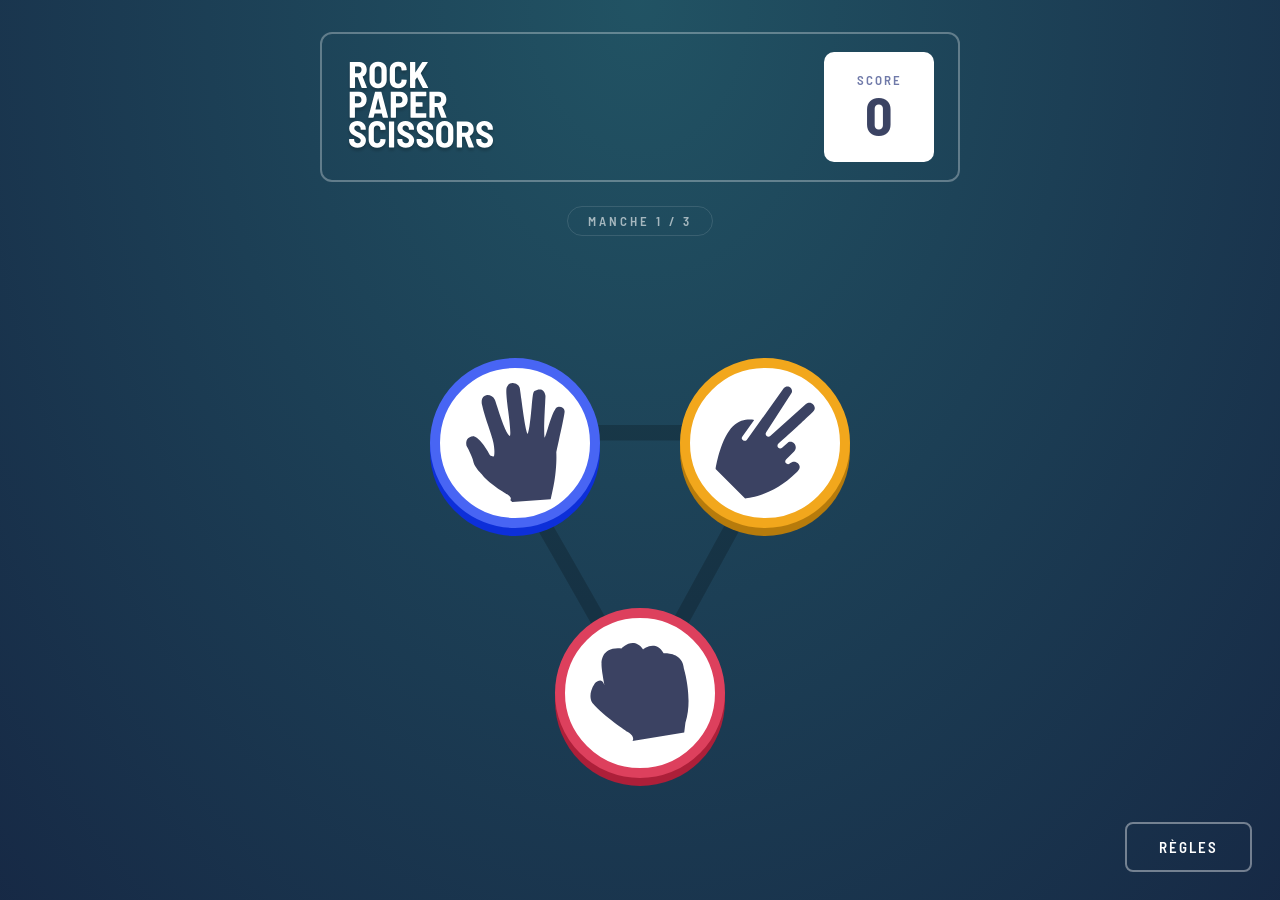
<file: index.html>
<!doctype html>
<html lang="fr">
  <head>
    <meta charset="UTF-8" />
    <meta name="viewport" content="width=device-width, initial-scale=1.0" />
    <link rel="preconnect" href="https://fonts.googleapis.com" />
    <link rel="preconnect" href="https://fonts.gstatic.com" crossorigin />
    <link
      href="https://fonts.googleapis.com/css2?family=Barlow+Semi+Condensed:ital,wght@0,600;0,700&display=swap"
      rel="stylesheet"
    />
    <link rel="stylesheet" href="style.css" />
    <title>Pierre Feuille Ciseaux</title>
  </head>
  <body>
    <header>
      <img src="logo.svg" alt="Logo du jeu Pierre Feuille Ciseaux" />
      <div id="score-box">
        <p id="texte-score">Score</p>
        <p id="score">0</p>
      </div>
    </header>

    <!-- Compteur de manches -->
    <p id="compteur-manches">Manche 1 / 3</p>

    <main>
      <!-- Triangle de sélection — visible au départ -->
      <div id="icones">
        <div id="pierre"><img src="icon-rock.svg" alt="Pierre" /></div>
        <div id="feuille"><img src="icon-paper.svg" alt="Feuille" /></div>
        <div id="ciseaux"><img src="icon-scissors.svg" alt="Ciseaux" /></div>
      </div>

      <!-- Résultat d'une manche — caché au départ -->
      <div id="affichage-choix">
        <div id="choix-joueur">
          <p>Ton choix</p>
          <div id="icone-joueur"></div>
        </div>
        <div id="zone-resultat">
          <p id="resultat"></p>
          <p id="resultat-final"></p>
          <button id="rejouer">Rejouer</button>
        </div>
        <div id="choix-ordi">
          <p>Ordinateur</p>
          <div id="icone-ordi"></div>
        </div>
      </div>
    </main>

    <button id="regles">Règles</button>

    <div id="modal-regles">
      <div id="modal-contenu">
        <div id="modal-header">
          <h2>RÈGLES</h2>
          <button id="fermer-modal">
            <img src="icon-close.svg" alt="Fermer" />
          </button>
        </div>
        <img src="image-rules.svg" alt="Règles du jeu" id="image-regles" />
      </div>
    </div>

    <script src="script.js"></script>
  </body>
</html>
</file>
<file: style.css>
/* ============================================================
   VARIABLES
   ============================================================ */
:root {
  --couleur-pierre: hsl(349, 70%, 56%);
  --couleur-feuille: hsl(230, 89%, 62%);
  --couleur-ciseaux: hsl(39, 89%, 53%);
  --bg-card: hsl(229, 25%, 31%);
  --text-light: hsl(0, 0%, 100%);
  --shadow-pierre: 0 8px 0 hsl(349, 70%, 40%);
  --shadow-feuille: 0 8px 0 hsl(230, 89%, 45%);
  --shadow-ciseaux: 0 8px 0 hsl(39, 89%, 38%);

  --icon-size: 120px;
  --icon-img: 70px;
  --border-size: 8px;
  --result-size: 120px;
  --result-img: 70px;
  --triangle: 300px;
  --gap-result: 24px;
}

/* ============================================================
   RESET & BASE
   ============================================================ */
* {
  margin: 0;
  padding: 0;
  box-sizing: border-box;
}

body {
  min-height: 100vh;
  min-height: 100dvh;
  font-family: "Barlow Semi Condensed", sans-serif;
  background: radial-gradient(
    ellipse at top,
    hsl(195, 50%, 26%),
    hsl(216, 51%, 18%)
  );
  color: var(--text-light);
  text-align: center;
  display: flex;
  flex-direction: column;
  align-items: center;
}

/* ============================================================
   HEADER
   ============================================================ */
header {
  width: 90%;
  max-width: 700px;
  margin: 20px auto 0;
  display: flex;
  justify-content: space-between;
  align-items: center;
  border: 2px solid rgba(255, 255, 255, 0.3);
  padding: 12px 16px;
  border-radius: 12px;
  flex-shrink: 0;
}

header img {
  width: 100px;
}

#score-box {
  display: flex;
  flex-direction: column;
  align-items: center;
  justify-content: center;
  width: 80px;
  height: 80px;
  background-color: var(--text-light);
  border-radius: 10px;
  color: var(--bg-card);
}

#texte-score {
  font-size: 10px;
  letter-spacing: 2px;
  text-transform: uppercase;
  font-weight: 600;
  color: hsl(229, 25%, 55%);
}

#score {
  font-size: 38px;
  font-weight: 700;
  line-height: 1;
  color: var(--bg-card);
}

/* ============================================================
   MAIN
   ============================================================ */
main {
  flex: 1;
  width: 100%;
  display: flex;
  flex-direction: column;
  align-items: center;
  justify-content: center;
}

/* ============================================================
   ÉCRAN 1 — TRIANGLE
   ============================================================ */
#icones {
  position: relative;
  width: var(--triangle);
  height: var(--triangle);
  background-image: url("bg-triangle.svg");
  background-size: 75%;
  background-repeat: no-repeat;
  background-position: center;
}

#pierre,
#feuille,
#ciseaux {
  position: absolute;
  cursor: pointer;
  background-color: var(--text-light);
  width: var(--icon-size);
  height: var(--icon-size);
  border-radius: 50%;
  display: flex;
  justify-content: center;
  align-items: center;
  transition: transform 0.15s ease;
}

#pierre img,
#feuille img,
#ciseaux img {
  width: var(--icon-img);
  pointer-events: none;
}

#ciseaux {
  top: 0;
  right: 0;
  border: var(--border-size) solid var(--couleur-ciseaux);
  box-shadow: var(--shadow-ciseaux);
}

#feuille {
  top: 0;
  left: 0;
  border: var(--border-size) solid var(--couleur-feuille);
  box-shadow: var(--shadow-feuille);
}

#pierre {
  bottom: 0;
  left: 50%;
  transform: translateX(-50%);
  border: var(--border-size) solid var(--couleur-pierre);
  box-shadow: var(--shadow-pierre);
}

@media (hover: hover) {
  #feuille:hover,
  #ciseaux:hover {
    transform: scale(1.08);
  }
  #pierre:hover {
    transform: translateX(-50%) scale(1.08);
  }
}

/* ============================================================
   ÉCRAN 2 — RÉSULTAT
   ============================================================ */
#affichage-choix {
  display: none;
  justify-content: center;
  align-items: center;
  gap: var(--gap-result);
  padding: 24px 16px;
  width: 100%;
  max-width: 700px;
  animation: fadeIn 0.35s ease;
}

@keyframes fadeIn {
  from {
    opacity: 0;
    transform: translateY(10px);
  }
  to {
    opacity: 1;
    transform: translateY(0);
  }
}

#choix-joueur,
#choix-ordi {
  display: flex;
  flex-direction: column;
  align-items: center;
  gap: 16px;
}

#choix-joueur p,
#choix-ordi p {
  font-size: 11px;
  letter-spacing: 2px;
  text-transform: uppercase;
  font-weight: 600;
  opacity: 0.8;
}

#icone-joueur,
#icone-ordi {
  width: var(--result-size);
  height: var(--result-size);
  border-radius: 50%;
  background-color: var(--text-light);
  display: flex;
  justify-content: center;
  align-items: center;
}

#icone-joueur img,
#icone-ordi img {
  width: var(--result-img);
  pointer-events: none;
}

#zone-resultat {
  display: flex;
  flex-direction: column;
  align-items: center;
  gap: 14px;
}

#resultat {
  font-size: 20px;
  font-weight: 700;
  letter-spacing: 1px;
  opacity: 0.9;
}

#resultat-final {
  font-size: 32px;
  font-weight: 700;
  text-transform: uppercase;
  letter-spacing: 2px;
}

/* ============================================================
   BOUTONS
   ============================================================ */
#rejouer {
  display: none;
  padding: 13px 44px;
  border-radius: 8px;
  background-color: var(--text-light);
  color: var(--bg-card);
  border: none;
  cursor: pointer;
  font-size: 14px;
  font-family: "Barlow Semi Condensed", sans-serif;
  letter-spacing: 2px;
  font-weight: 600;
  text-transform: uppercase;
  transition: background-color 0.2s ease;
}

#rejouer:hover {
  background-color: hsl(229, 25%, 85%);
}

#regles {
  position: fixed;
  bottom: 20px;
  right: 20px;
  cursor: pointer;
  border: 2px solid rgba(255, 255, 255, 0.4);
  padding: 11px 24px;
  border-radius: 8px;
  color: var(--text-light);
  background: transparent;
  font-family: "Barlow Semi Condensed", sans-serif;
  font-size: 13px;
  letter-spacing: 2px;
  text-transform: uppercase;
  font-weight: 600;
  transition: background-color 0.2s ease;
}

#regles:hover {
  background-color: rgba(255, 255, 255, 0.1);
}

/* ============================================================
   BORDURES COLORÉES
   ============================================================ */
.border-pierre {
  border: var(--border-size) solid var(--couleur-pierre);
  box-shadow: var(--shadow-pierre);
}
.border-feuille {
  border: var(--border-size) solid var(--couleur-feuille);
  box-shadow: var(--shadow-feuille);
}
.border-ciseaux {
  border: var(--border-size) solid var(--couleur-ciseaux);
  box-shadow: var(--shadow-ciseaux);
}

/* ============================================================
   MOBILE PORTRAIT — max 480px
   ============================================================ */
@media (max-width: 480px) {
  :root {
    --icon-size: 85px;
    --icon-img: 50px;
    --border-size: 6px;
    --result-size: 85px;
    --result-img: 50px;
    --triangle: 230px;
    --gap-result: 10px;
  }

  header {
    margin-top: 12px;
    padding: 8px 12px;
  }
  header img {
    width: 70px;
  }
  #score-box {
    width: 60px;
    height: 60px;
  }
  #texte-score {
    font-size: 8px;
  }
  #score {
    font-size: 26px;
  }

  #affichage-choix {
    flex-wrap: wrap;
    padding: 16px 10px;
  }
  #zone-resultat {
    order: 3;
    width: 100%;
  }
  #choix-joueur,
  #choix-ordi {
    flex-direction: column-reverse;
  }
  #resultat {
    font-size: 15px;
  }
  #resultat-final {
    font-size: 22px;
    letter-spacing: 1px;
  }
  #rejouer {
    padding: 11px 32px;
    font-size: 12px;
  }
  #regles {
    padding: 8px 16px;
    font-size: 10px;
    bottom: 12px;
    right: 12px;
  }
}

/* ============================================================
   MOBILE PAYSAGE — 480px à 768px
   ============================================================ */
@media (min-width: 480px) and (max-width: 768px) {
  :root {
    --icon-size: 110px;
    --icon-img: 64px;
    --border-size: 7px;
    --result-size: 110px;
    --result-img: 64px;
    --triangle: 270px;
    --gap-result: 20px;
  }

  header {
    width: 85%;
  }
  header img {
    width: 90px;
  }
  #score-box {
    width: 72px;
    height: 72px;
  }
  #score {
    font-size: 32px;
  }
  #affichage-choix {
    flex-wrap: nowrap;
  }
  #resultat {
    font-size: 18px;
  }
  #resultat-final {
    font-size: 28px;
  }
}

/* ============================================================
   IPAD PORTRAIT — 768px à 1024px
   ============================================================ */
@media (min-width: 768px) and (max-width: 1024px) {
  :root {
    --icon-size: 160px;
    --icon-img: 95px;
    --border-size: 10px;
    --result-size: 150px;
    --result-img: 88px;
    --triangle: 400px;
    --gap-result: 40px;
  }

  header {
    width: 75%;
    margin-top: 28px;
    padding: 16px 22px;
  }
  header img {
    width: 140px;
  }
  #score-box {
    width: 100px;
    height: 100px;
  }
  #texte-score {
    font-size: 12px;
  }
  #score {
    font-size: 48px;
  }
  #affichage-choix {
    gap: 40px;
    padding: 40px 20px;
  }
  #choix-joueur p,
  #choix-ordi p {
    font-size: 13px;
  }
  #resultat {
    font-size: 22px;
  }
  #resultat-final {
    font-size: 36px;
  }
  #rejouer {
    padding: 15px 52px;
    font-size: 15px;
  }
  #regles {
    padding: 13px 28px;
    font-size: 14px;
  }
}

/* ============================================================
   IPAD PAYSAGE — 1024px à 1200px
   ============================================================ */
@media (min-width: 1024px) and (max-width: 1200px) {
  :root {
    --icon-size: 155px;
    --icon-img: 90px;
    --border-size: 10px;
    --result-size: 145px;
    --result-img: 85px;
    --triangle: 380px;
    --gap-result: 50px;
  }

  header {
    width: 60%;
    margin-top: 28px;
  }
  header img {
    width: 130px;
  }
  #score-box {
    width: 96px;
    height: 96px;
  }
  #score {
    font-size: 46px;
  }
  #affichage-choix {
    flex-wrap: nowrap;
    gap: 50px;
  }
  #resultat {
    font-size: 22px;
  }
  #resultat-final {
    font-size: 38px;
  }
}

/* ============================================================
   DESKTOP — 1200px+
   ============================================================ */
@media (min-width: 1200px) {
  :root {
    --icon-size: 170px;
    --icon-img: 100px;
    --border-size: 10px;
    --result-size: 155px;
    --result-img: 90px;
    --triangle: 420px;
    --gap-result: 60px;
  }

  header {
    width: 50%;
    max-width: 650px;
    margin-top: 32px;
    padding: 18px 24px;
  }
  header img {
    width: 150px;
  }
  #score-box {
    width: 110px;
    height: 110px;
  }
  #texte-score {
    font-size: 13px;
  }
  #score {
    font-size: 54px;
  }
  #affichage-choix {
    flex-wrap: nowrap;
    gap: 60px;
    padding: 60px 20px;
  }
  #choix-joueur p,
  #choix-ordi p {
    font-size: 14px;
  }
  #resultat {
    font-size: 24px;
  }
  #resultat-final {
    font-size: 42px;
  }
  #rejouer {
    padding: 16px 58px;
    font-size: 16px;
  }
  #regles {
    padding: 14px 32px;
    font-size: 15px;
    bottom: 28px;
    right: 28px;
  }
}

/* ============================================================
   MODALE RÈGLES
   ============================================================ */
#modal-regles {
  display: none;
  position: fixed;
  inset: 0;
  background: rgba(0, 0, 0, 0.6);
  backdrop-filter: blur(4px);
  z-index: 100;
  justify-content: center;
  align-items: center;
  animation: fadeIn 0.25s ease;
}

#modal-contenu {
  background: white;
  border-radius: 16px;
  padding: 32px;
  width: min(90%, 420px);
  display: flex;
  flex-direction: column;
  align-items: center;
  gap: 24px;
}

#modal-header {
  width: 100%;
  display: flex;
  justify-content: space-between;
  align-items: center;
}

#modal-header h2 {
  color: hsl(229, 25%, 31%);
  font-size: 24px;
  letter-spacing: 3px;
}

#fermer-modal {
  background: none;
  border: none;
  cursor: pointer;
  opacity: 0.5;
  transition: opacity 0.2s ease;
  padding: 4px;
}

#fermer-modal:hover {
  opacity: 1;
}
#fermer-modal img {
  width: 20px;
}
#image-regles {
  width: 100%;
  max-width: 300px;
}

#compteur-manches {
  font-size: 13px;
  letter-spacing: 3px;
  text-transform: uppercase;
  font-weight: 600;
  opacity: 0.6;
  margin-top: 24px;
  padding: 6px 20px;
  border: 1px solid rgba(255, 255, 255, 0.2);
  border-radius: 20px;
}
</file>
